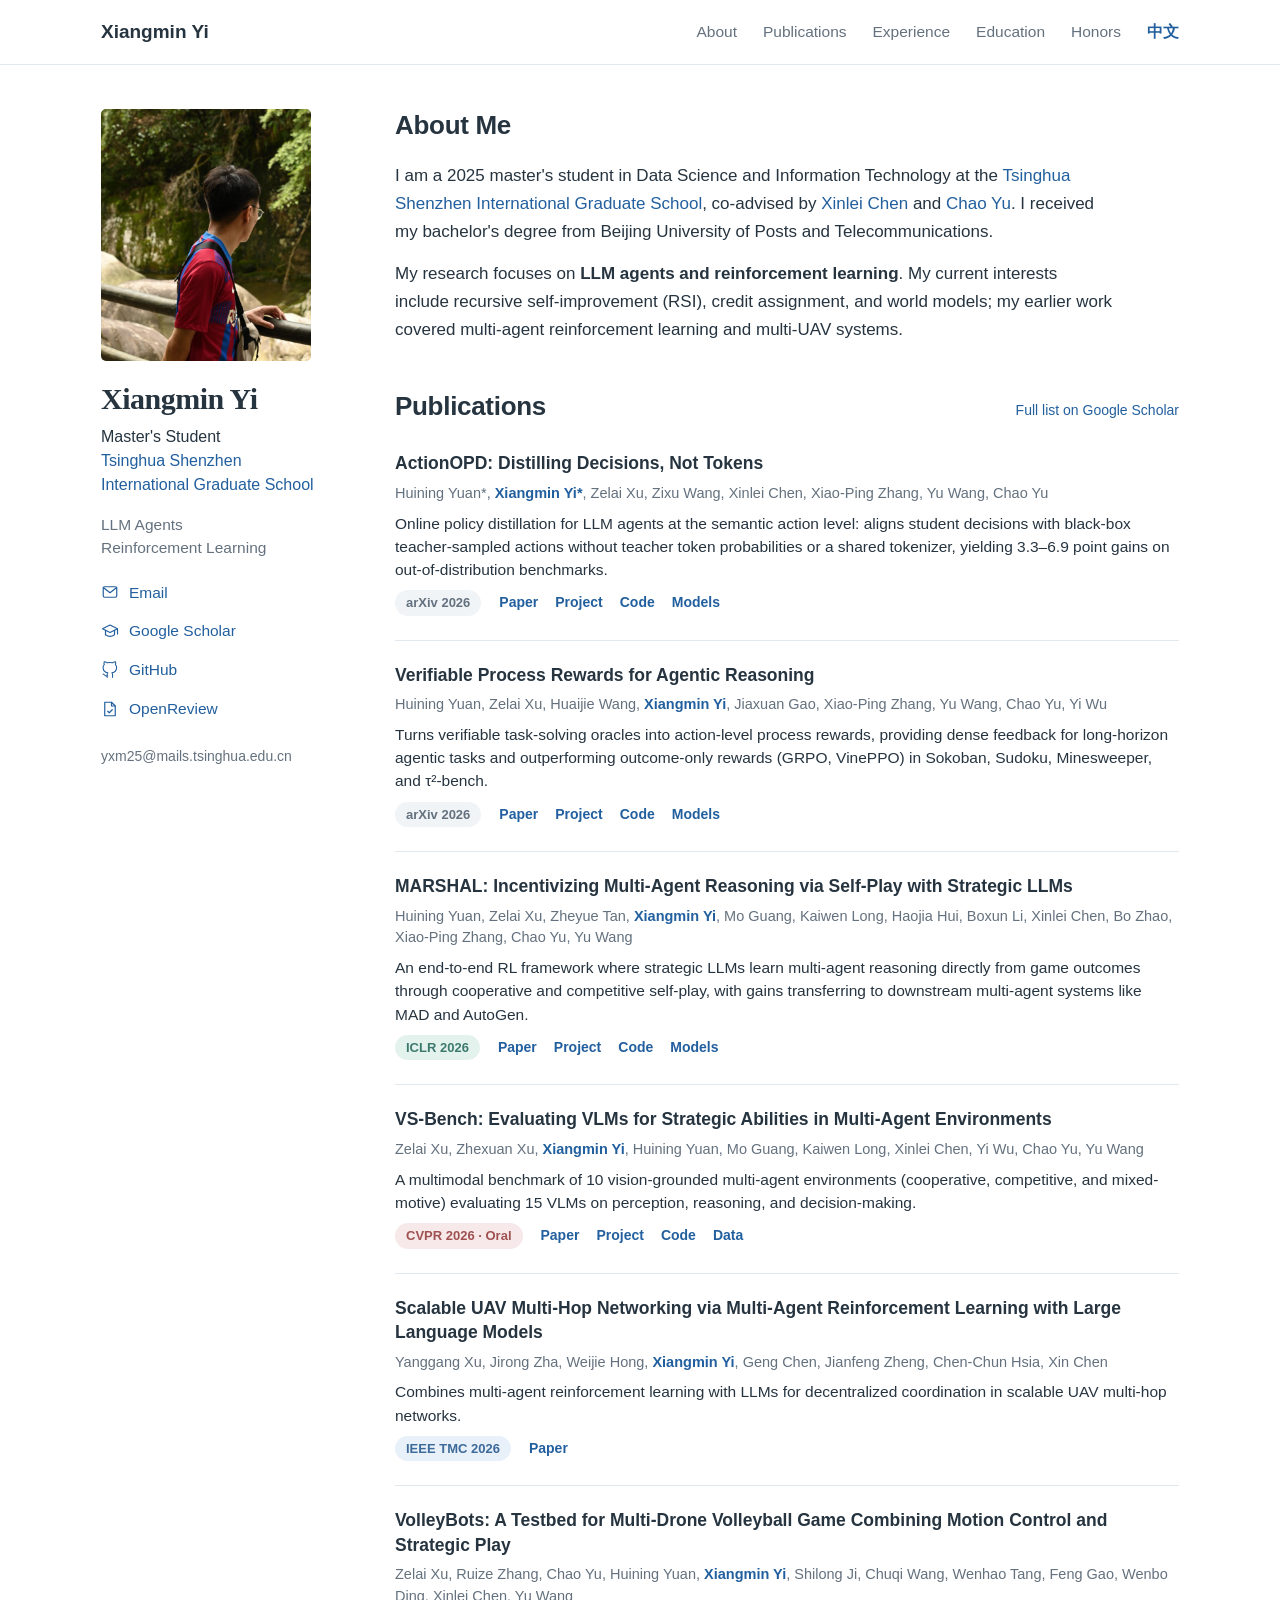
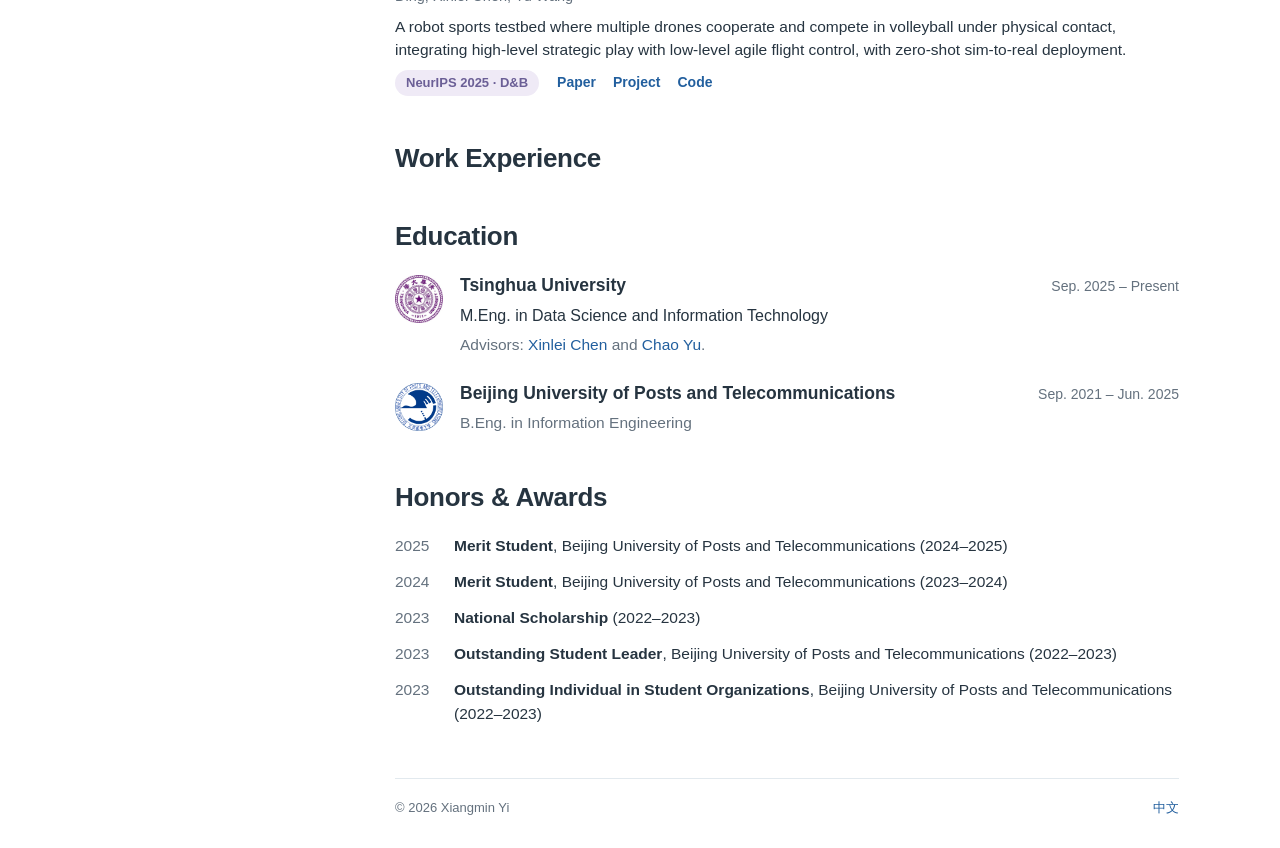
<file: index.html>
<!DOCTYPE html>
<html lang="en">
<head>
  <meta charset="UTF-8" />
  <meta name="viewport" content="width=device-width, initial-scale=1.0" />
  <title>Xiangmin Yi | Tsinghua University</title>
  <meta name="description" content="Homepage of Xiangmin Yi, a master's student at Tsinghua University working on LLMs, agents, and world models. Publications at ICLR, CVPR, NeurIPS, and IEEE TMC." />
  <link rel="icon" type="image/svg+xml" href="favicon.svg" />
  <link rel="stylesheet" href="css/style.css" />
</head>
<body>

<header class="site-header">
  <div class="header-inner">
    <a class="home-link" href="#about">Xiangmin Yi</a>
    <nav>
      <a href="#about">About</a>
      <a href="#publications">Publications</a>
      <a href="#experience">Experience</a>
      <a href="#education">Education</a>
      <a href="#honors">Honors</a>
      <a class="lang" href="cn/">中文</a>
    </nav>
  </div>
</header>

<div class="page-layout">

  <!-- ============ Left profile sidebar ============ -->
  <aside class="profile">
    <!-- To replace the photo: overwrite assets/img/profile.jpg with a new portrait (~3:4) -->
    <img class="portrait" src="assets/img/profile.jpg" width="640" height="768" alt="Xiangmin Yi" />
    <div class="profile-details">
      <h1>Xiangmin Yi</h1>
      <p class="profile-role">
        Master's Student<br />
        <span class="profile-affiliation"><a href="https://www.sigs.tsinghua.edu.cn/" target="_blank" rel="noopener">Tsinghua Shenzhen International Graduate School</a></span>
      </p>
      <p class="profile-interests">LLM Agents<br />Reinforcement Learning</p>
      <ul class="profile-links">
        <li><a href="mailto:yxm25@mails.tsinghua.edu.cn"><svg class="icon" viewBox="0 0 24 24"><rect x="3" y="5" width="18" height="14" rx="2"/><path d="m3 6 9 7 9-7"/></svg><span>Email</span></a></li>
        <li><a href="https://scholar.google.com/citations?hl=en&user=vT0_pP0AAAAJ" target="_blank" rel="noopener"><svg class="icon" viewBox="0 0 24 24"><path d="m2 9 10-5 10 5-10 5-10-5Z"/><path d="M6 11v6c4 3 8 3 12 0v-6M22 9v7"/></svg><span>Google Scholar</span></a></li>
        <li><a href="https://github.com/Xiangmin-Yi" target="_blank" rel="noopener"><svg class="icon" viewBox="0 0 24 24"><path d="M9 20c-5 1-5-3-7-3m14 5v-4a3.5 3.5 0 0 0-1-2.8c3.4-.4 7-1.7 7-7.7A6 6 0 0 0 20.3 3a5.5 5.5 0 0 0-.1-4s-1.3-.4-4.2 1.5a14.5 14.5 0 0 0-8 0C5.1-1.4 3.8-1 3.8-1a5.5 5.5 0 0 0-.1 4A6 6 0 0 0 2 7.5c0 6 3.6 7.3 7 7.7A3.5 3.5 0 0 0 8 18v4" transform="translate(1 2) scale(.9)"/></svg><span>GitHub</span></a></li>
        <li><a href="https://openreview.net/profile?id=%7EXiangmin_Yi1" target="_blank" rel="noopener"><svg class="icon" viewBox="0 0 24 24"><path d="M14 3H5v18h14V8l-5-5Z"/><path d="M14 3v5h5"/><path d="m9 15 2 2 4-4"/></svg><span>OpenReview</span></a></li>
      </ul>
      <a class="email-address" href="mailto:yxm25@mails.tsinghua.edu.cn">yxm25@mails.tsinghua.edu.cn</a>
    </div>
  </aside>

  <!-- ============ Main content ============ -->
  <main>

    <section id="about" class="about-section">
      <h2>About Me</h2>
      <p>
        I am a 2025 master's student in Data Science and Information Technology at the
        <a href="https://www.sigs.tsinghua.edu.cn/" target="_blank" rel="noopener">Tsinghua Shenzhen International Graduate School</a>,
        co-advised by
        <a href="https://chen-xinlei.com/" target="_blank" rel="noopener">Xinlei Chen</a> and
        <a href="https://zoeyuchao.github.io/" target="_blank" rel="noopener">Chao Yu</a>.
        I received my bachelor's degree from Beijing University of Posts and Telecommunications.
      </p>
      <p>
        My research focuses on <strong>LLM agents and reinforcement learning</strong>.
        My current interests include recursive self-improvement (RSI), credit assignment, and world models;
        my earlier work covered multi-agent reinforcement learning and multi-UAV systems.
      </p>
    </section>

    <section id="publications">
      <div class="section-heading">
        <h2>Publications</h2>
        <a class="section-link" href="https://scholar.google.com/citations?hl=en&user=vT0_pP0AAAAJ" target="_blank" rel="noopener">Full list on Google Scholar</a>
      </div>

      <div class="pub">
        <h3 class="pub-title"><a href="https://arxiv.org/abs/2610.19820" target="_blank" rel="noopener">ActionOPD: Distilling Decisions, Not Tokens</a></h3>
        <p class="pub-authors">Huining Yuan*, <span class="me">Xiangmin Yi*</span>, Zelai Xu, Zixu Wang, Xinlei Chen, Xiao-Ping Zhang, Yu Wang, Chao Yu</p>
        <p class="pub-desc">Online policy distillation for LLM agents at the semantic action level: aligns student decisions with black-box teacher-sampled actions without teacher token probabilities or a shared tokenizer, yielding 3.3–6.9 point gains on out-of-distribution benchmarks.</p>
        <div class="pub-meta">
          <span class="venue preprint">arXiv 2026</span>
          <div class="pub-links">
            <a href="https://arxiv.org/abs/2610.19820" target="_blank" rel="noopener">Paper</a>
            <a href="https://thu-nics.github.io/ActionOPD/" target="_blank" rel="noopener">Project</a>
            <a href="https://github.com/thu-nics/ActionOPD" target="_blank" rel="noopener">Code</a>
            <a href="https://huggingface.co/collections/nics-efc/actionopd" target="_blank" rel="noopener">Models</a>
          </div>
        </div>
      </div>

      <div class="pub">
        <h3 class="pub-title"><a href="https://arxiv.org/abs/2605.10325" target="_blank" rel="noopener">Verifiable Process Rewards for Agentic Reasoning</a></h3>
        <p class="pub-authors">Huining Yuan, Zelai Xu, Huaijie Wang, <span class="me">Xiangmin Yi</span>, Jiaxuan Gao, Xiao-Ping Zhang, Yu Wang, Chao Yu, Yi Wu</p>
        <p class="pub-desc">Turns verifiable task-solving oracles into action-level process rewards, providing dense feedback for long-horizon agentic tasks and outperforming outcome-only rewards (GRPO, VinePPO) in Sokoban, Sudoku, Minesweeper, and τ²-bench.</p>
        <div class="pub-meta">
          <span class="venue preprint">arXiv 2026</span>
          <div class="pub-links">
            <a href="https://arxiv.org/abs/2605.10325" target="_blank" rel="noopener">Paper</a>
            <a href="https://thu-nics.github.io/VPR/" target="_blank" rel="noopener">Project</a>
            <a href="https://github.com/thu-nics/VPR" target="_blank" rel="noopener">Code</a>
            <a href="https://huggingface.co/collections/nics-efc/vpr" target="_blank" rel="noopener">Models</a>
          </div>
        </div>
      </div>

      <div class="pub">
        <h3 class="pub-title"><a href="https://arxiv.org/abs/2510.15414" target="_blank" rel="noopener">MARSHAL: Incentivizing Multi-Agent Reasoning via Self-Play with Strategic LLMs</a></h3>
        <p class="pub-authors">Huining Yuan, Zelai Xu, Zheyue Tan, <span class="me">Xiangmin Yi</span>, Mo Guang, Kaiwen Long, Haojia Hui, Boxun Li, Xinlei Chen, Bo Zhao, Xiao-Ping Zhang, Chao Yu, Yu Wang</p>
        <p class="pub-desc">An end-to-end RL framework where strategic LLMs learn multi-agent reasoning directly from game outcomes through cooperative and competitive self-play, with gains transferring to downstream multi-agent systems like MAD and AutoGen.</p>
        <div class="pub-meta">
          <span class="venue iclr">ICLR 2026</span>
          <div class="pub-links">
            <a href="https://arxiv.org/abs/2510.15414" target="_blank" rel="noopener">Paper</a>
            <a href="https://thu-nics.github.io/MARSHAL/" target="_blank" rel="noopener">Project</a>
            <a href="https://github.com/thu-nics/MARSHAL" target="_blank" rel="noopener">Code</a>
            <a href="https://huggingface.co/collections/nics-efc/marshal" target="_blank" rel="noopener">Models</a>
          </div>
        </div>
      </div>

      <div class="pub">
        <h3 class="pub-title"><a href="https://arxiv.org/abs/2506.02387" target="_blank" rel="noopener">VS-Bench: Evaluating VLMs for Strategic Abilities in Multi-Agent Environments</a></h3>
        <p class="pub-authors">Zelai Xu, Zhexuan Xu, <span class="me">Xiangmin Yi</span>, Huining Yuan, Mo Guang, Kaiwen Long, Xinlei Chen, Yi Wu, Chao Yu, Yu Wang</p>
        <p class="pub-desc">A multimodal benchmark of 10 vision-grounded multi-agent environments (cooperative, competitive, and mixed-motive) evaluating 15 VLMs on perception, reasoning, and decision-making.</p>
        <div class="pub-meta">
          <span class="venue cvpr">CVPR 2026 · Oral</span>
          <div class="pub-links">
            <a href="https://arxiv.org/abs/2506.02387" target="_blank" rel="noopener">Paper</a>
            <a href="https://vs-bench.github.io/" target="_blank" rel="noopener">Project</a>
            <a href="https://github.com/zelaix/VS-Bench" target="_blank" rel="noopener">Code</a>
            <a href="https://huggingface.co/datasets/zelaix/VS-Bench" target="_blank" rel="noopener">Data</a>
          </div>
        </div>
      </div>

      <div class="pub">
        <h3 class="pub-title"><a href="https://arxiv.org/abs/2505.08448" target="_blank" rel="noopener">Scalable UAV Multi-Hop Networking via Multi-Agent Reinforcement Learning with Large Language Models</a></h3>
        <p class="pub-authors">Yanggang Xu, Jirong Zha, Weijie Hong, <span class="me">Xiangmin Yi</span>, Geng Chen, Jianfeng Zheng, Chen-Chun Hsia, Xin Chen</p>
        <p class="pub-desc">Combines multi-agent reinforcement learning with LLMs for decentralized coordination in scalable UAV multi-hop networks.</p>
        <div class="pub-meta">
          <span class="venue journal">IEEE TMC 2026</span>
          <div class="pub-links">
            <a href="https://arxiv.org/abs/2505.08448" target="_blank" rel="noopener">Paper</a>
          </div>
        </div>
      </div>

      <div class="pub">
        <h3 class="pub-title"><a href="https://arxiv.org/abs/2502.01932" target="_blank" rel="noopener">VolleyBots: A Testbed for Multi-Drone Volleyball Game Combining Motion Control and Strategic Play</a></h3>
        <p class="pub-authors">Zelai Xu, Ruize Zhang, Chao Yu, Huining Yuan, <span class="me">Xiangmin Yi</span>, Shilong Ji, Chuqi Wang, Wenhao Tang, Feng Gao, Wenbo Ding, Xinlei Chen, Yu Wang</p>
        <p class="pub-desc">A robot sports testbed where multiple drones cooperate and compete in volleyball under physical contact, integrating high-level strategic play with low-level agile flight control, with zero-shot sim-to-real deployment.</p>
        <div class="pub-meta">
          <span class="venue neurips">NeurIPS 2025 · D&amp;B</span>
          <div class="pub-links">
            <a href="https://arxiv.org/abs/2502.01932" target="_blank" rel="noopener">Paper</a>
            <a href="https://sites.google.com/view/thu-volleybots" target="_blank" rel="noopener">Project</a>
            <a href="https://github.com/thu-uav/VolleyBots" target="_blank" rel="noopener">Code</a>
          </div>
        </div>
      </div>
    </section>

    <section id="experience">
      <h2>Work Experience</h2>
      <!-- 暂时隐藏，需要恢复时去掉下面的注释即可
      <div class="entry">
        <img class="entry-logo" src="assets/logos/ant.png" width="48" height="48" alt="" loading="lazy" />
        <div class="entry-heading"><h3>Ant Group</h3><p class="entry-date">May 2026 – Present</p></div>
        <p>Research Intern. Working on auto post-training of large language models.</p>
      </div>
      -->
    </section>

    <section id="education">
      <h2>Education</h2>
      <div class="entry">
        <img class="entry-logo" src="../assets/logos/tsinghua.png" width="48" height="48" alt="" loading="lazy" />
        <div class="entry-heading"><h3>Tsinghua University</h3><p class="entry-date">Sep. 2025 – Present</p></div>
        <p class="entry-role">M.Eng. in Data Science and Information Technology</p>
        <p>Advisors: <a href="https://chen-xinlei.com/" target="_blank" rel="noopener">Xinlei Chen</a> and <a href="https://zoeyuchao.github.io/" target="_blank" rel="noopener">Chao Yu</a>.</p>
      </div>
      <div class="entry">
        <img class="entry-logo" src="../assets/logos/bupt.png" width="48" height="48" alt="" loading="lazy" />
        <div class="entry-heading"><h3>Beijing University of Posts and Telecommunications</h3><p class="entry-date">Sep. 2021 – Jun. 2025</p></div>
        <p class="entry-role">B.Eng. in Information Engineering</p>
      </div>
    </section>

    <section id="honors">
      <h2>Honors &amp; Awards</h2>
      <ul class="honors-list">
        <li><span class="honor-year">2025</span><span><strong>Merit Student</strong>, Beijing University of Posts and Telecommunications (2024–2025)</span></li>
        <li><span class="honor-year">2024</span><span><strong>Merit Student</strong>, Beijing University of Posts and Telecommunications (2023–2024)</span></li>
        <li><span class="honor-year">2023</span><span><strong>National Scholarship</strong> (2022–2023)</span></li>
        <li><span class="honor-year">2023</span><span><strong>Outstanding Student Leader</strong>, Beijing University of Posts and Telecommunications (2022–2023)</span></li>
        <li><span class="honor-year">2023</span><span><strong>Outstanding Individual in Student Organizations</strong>, Beijing University of Posts and Telecommunications (2022–2023)</span></li>
      </ul>
    </section>

    <footer class="site-footer">
      <span>© 2026 Xiangmin Yi</span>
      <span><a href="cn/">中文</a></span>
    </footer>

  </main>
</div>

</body>
</html>
</file>
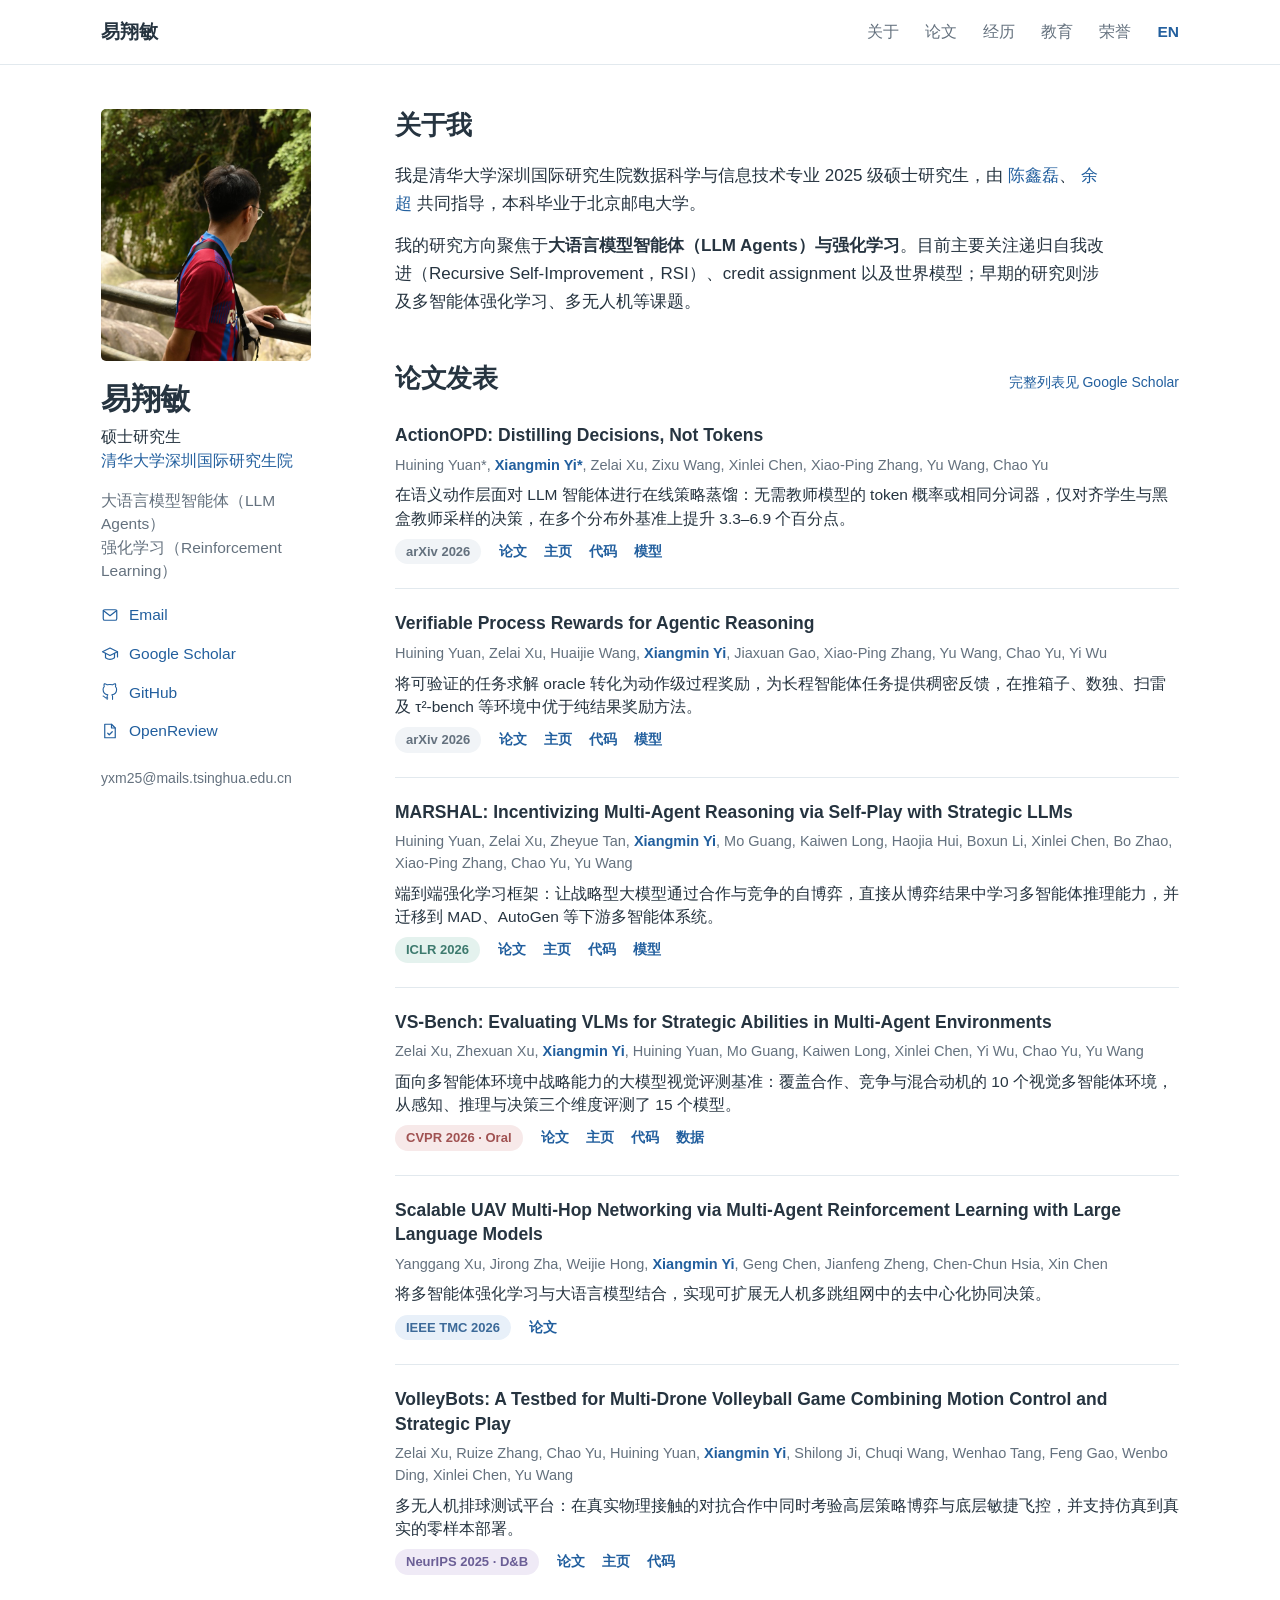
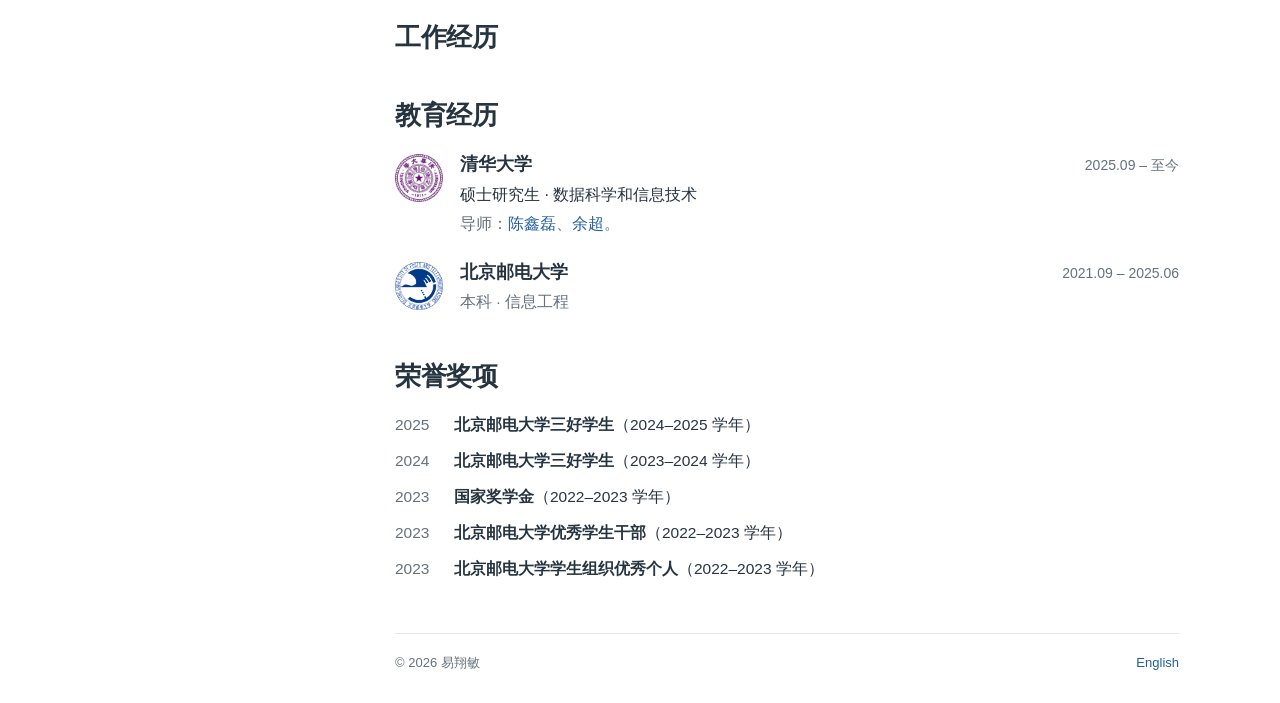
<file: cn/index.html>
<!DOCTYPE html>
<html lang="zh-CN">
<head>
  <meta charset="UTF-8" />
  <meta name="viewport" content="width=device-width, initial-scale=1.0" />
  <title>易翔敏 · 清华大学</title>
  <meta name="description" content="易翔敏（Xiangmin Yi），清华大学硕士研究生，研究方向为大语言模型、智能体、世界模型。论文发表于 ICLR、CVPR、NeurIPS 与 IEEE TMC。" />
  <link rel="icon" type="image/svg+xml" href="../favicon.svg" />
  <link rel="stylesheet" href="../css/style.css" />
</head>
<body>

<header class="site-header">
  <div class="header-inner">
    <a class="home-link" href="#about">易翔敏</a>
    <nav>
      <a href="#about">关于</a>
      <a href="#publications">论文</a>
      <a href="#experience">经历</a>
      <a href="#education">教育</a>
      <a href="#honors">荣誉</a>
      <a class="lang" href="../">EN</a>
    </nav>
  </div>
</header>

<div class="page-layout">

  <!-- ============ 左侧人物栏 ============ -->
  <aside class="profile">
    <!-- 如需更换照片：用新的竖版照片（约 3:4）覆盖 assets/img/profile.jpg 即可 -->
    <img class="portrait" src="../assets/img/profile.jpg" width="640" height="768" alt="易翔敏" />
    <div class="profile-details">
      <h1>易翔敏</h1>
      <p class="profile-role">
        硕士研究生<br />
        <span class="profile-affiliation"><a href="https://www.sigs.tsinghua.edu.cn/" target="_blank" rel="noopener">清华大学深圳国际研究生院</a></span>
      </p>
      <p class="profile-interests">大语言模型智能体（LLM Agents）<br />强化学习（Reinforcement Learning）</p>
      <ul class="profile-links">
        <li><a href="mailto:yxm25@mails.tsinghua.edu.cn"><svg class="icon" viewBox="0 0 24 24"><rect x="3" y="5" width="18" height="14" rx="2"/><path d="m3 6 9 7 9-7"/></svg><span>Email</span></a></li>
        <li><a href="https://scholar.google.com/citations?hl=zh-CN&user=vT0_pP0AAAAJ" target="_blank" rel="noopener"><svg class="icon" viewBox="0 0 24 24"><path d="m2 9 10-5 10 5-10 5-10-5Z"/><path d="M6 11v6c4 3 8 3 12 0v-6M22 9v7"/></svg><span>Google Scholar</span></a></li>
        <li><a href="https://github.com/Xiangmin-Yi" target="_blank" rel="noopener"><svg class="icon" viewBox="0 0 24 24"><path d="M9 20c-5 1-5-3-7-3m14 5v-4a3.5 3.5 0 0 0-1-2.8c3.4-.4 7-1.7 7-7.7A6 6 0 0 0 20.3 3a5.5 5.5 0 0 0-.1-4s-1.3-.4-4.2 1.5a14.5 14.5 0 0 0-8 0C5.1-1.4 3.8-1 3.8-1a5.5 5.5 0 0 0-.1 4A6 6 0 0 0 2 7.5c0 6 3.6 7.3 7 7.7A3.5 3.5 0 0 0 8 18v4" transform="translate(1 2) scale(.9)"/></svg><span>GitHub</span></a></li>
        <li><a href="https://openreview.net/profile?id=%7EXiangmin_Yi1" target="_blank" rel="noopener"><svg class="icon" viewBox="0 0 24 24"><path d="M14 3H5v18h14V8l-5-5Z"/><path d="M14 3v5h5"/><path d="m9 15 2 2 4-4"/></svg><span>OpenReview</span></a></li>
      </ul>
      <a class="email-address" href="mailto:yxm25@mails.tsinghua.edu.cn">yxm25@mails.tsinghua.edu.cn</a>
    </div>
  </aside>

  <!-- ============ 右侧正文 ============ -->
  <main>

    <section id="about" class="about-section">
      <h2>关于我</h2>
      <p>
        我是清华大学深圳国际研究生院数据科学与信息技术专业 2025 级硕士研究生，由
        <a href="https://chen-xinlei.com/" target="_blank" rel="noopener">陈鑫磊</a>、
        <a href="https://zoeyuchao.github.io/" target="_blank" rel="noopener">余超</a>
        共同指导，本科毕业于北京邮电大学。
      </p>
      <p>
        我的研究方向聚焦于<strong>大语言模型智能体（LLM Agents）与强化学习</strong>。目前主要关注递归自我改进（Recursive Self-Improvement，RSI）、credit assignment
        以及世界模型；早期的研究则涉及多智能体强化学习、多无人机等课题。
      </p>
    </section>

    <section id="publications">
      <div class="section-heading">
        <h2>论文发表</h2>
        <a class="section-link" href="https://scholar.google.com/citations?hl=zh-CN&user=vT0_pP0AAAAJ" target="_blank" rel="noopener">完整列表见 Google Scholar</a>
      </div>

      <div class="pub">
        <h3 class="pub-title"><a href="https://arxiv.org/abs/2610.19820" target="_blank" rel="noopener">ActionOPD: Distilling Decisions, Not Tokens</a></h3>
        <p class="pub-authors">Huining Yuan*, <span class="me">Xiangmin Yi*</span>, Zelai Xu, Zixu Wang, Xinlei Chen, Xiao-Ping Zhang, Yu Wang, Chao Yu</p>
        <p class="pub-desc">在语义动作层面对 LLM 智能体进行在线策略蒸馏：无需教师模型的 token 概率或相同分词器，仅对齐学生与黑盒教师采样的决策，在多个分布外基准上提升 3.3–6.9 个百分点。</p>
        <div class="pub-meta">
          <span class="venue preprint">arXiv 2026</span>
          <div class="pub-links">
            <a href="https://arxiv.org/abs/2610.19820" target="_blank" rel="noopener">论文</a>
            <a href="https://thu-nics.github.io/ActionOPD/" target="_blank" rel="noopener">主页</a>
            <a href="https://github.com/thu-nics/ActionOPD" target="_blank" rel="noopener">代码</a>
            <a href="https://huggingface.co/collections/nics-efc/actionopd" target="_blank" rel="noopener">模型</a>
          </div>
        </div>
      </div>

      <div class="pub">
        <h3 class="pub-title"><a href="https://arxiv.org/abs/2605.10325" target="_blank" rel="noopener">Verifiable Process Rewards for Agentic Reasoning</a></h3>
        <p class="pub-authors">Huining Yuan, Zelai Xu, Huaijie Wang, <span class="me">Xiangmin Yi</span>, Jiaxuan Gao, Xiao-Ping Zhang, Yu Wang, Chao Yu, Yi Wu</p>
        <p class="pub-desc">将可验证的任务求解 oracle 转化为动作级过程奖励，为长程智能体任务提供稠密反馈，在推箱子、数独、扫雷及 τ²-bench 等环境中优于纯结果奖励方法。</p>
        <div class="pub-meta">
          <span class="venue preprint">arXiv 2026</span>
          <div class="pub-links">
            <a href="https://arxiv.org/abs/2605.10325" target="_blank" rel="noopener">论文</a>
            <a href="https://thu-nics.github.io/VPR/" target="_blank" rel="noopener">主页</a>
            <a href="https://github.com/thu-nics/VPR" target="_blank" rel="noopener">代码</a>
            <a href="https://huggingface.co/collections/nics-efc/vpr" target="_blank" rel="noopener">模型</a>
          </div>
        </div>
      </div>

      <div class="pub">
        <h3 class="pub-title"><a href="https://arxiv.org/abs/2510.15414" target="_blank" rel="noopener">MARSHAL: Incentivizing Multi-Agent Reasoning via Self-Play with Strategic LLMs</a></h3>
        <p class="pub-authors">Huining Yuan, Zelai Xu, Zheyue Tan, <span class="me">Xiangmin Yi</span>, Mo Guang, Kaiwen Long, Haojia Hui, Boxun Li, Xinlei Chen, Bo Zhao, Xiao-Ping Zhang, Chao Yu, Yu Wang</p>
        <p class="pub-desc">端到端强化学习框架：让战略型大模型通过合作与竞争的自博弈，直接从博弈结果中学习多智能体推理能力，并迁移到 MAD、AutoGen 等下游多智能体系统。</p>
        <div class="pub-meta">
          <span class="venue iclr">ICLR 2026</span>
          <div class="pub-links">
            <a href="https://arxiv.org/abs/2510.15414" target="_blank" rel="noopener">论文</a>
            <a href="https://thu-nics.github.io/MARSHAL/" target="_blank" rel="noopener">主页</a>
            <a href="https://github.com/thu-nics/MARSHAL" target="_blank" rel="noopener">代码</a>
            <a href="https://huggingface.co/collections/nics-efc/marshal" target="_blank" rel="noopener">模型</a>
          </div>
        </div>
      </div>

      <div class="pub">
        <h3 class="pub-title"><a href="https://arxiv.org/abs/2506.02387" target="_blank" rel="noopener">VS-Bench: Evaluating VLMs for Strategic Abilities in Multi-Agent Environments</a></h3>
        <p class="pub-authors">Zelai Xu, Zhexuan Xu, <span class="me">Xiangmin Yi</span>, Huining Yuan, Mo Guang, Kaiwen Long, Xinlei Chen, Yi Wu, Chao Yu, Yu Wang</p>
        <p class="pub-desc">面向多智能体环境中战略能力的大模型视觉评测基准：覆盖合作、竞争与混合动机的 10 个视觉多智能体环境，从感知、推理与决策三个维度评测了 15 个模型。</p>
        <div class="pub-meta">
          <span class="venue cvpr">CVPR 2026 · Oral</span>
          <div class="pub-links">
            <a href="https://arxiv.org/abs/2506.02387" target="_blank" rel="noopener">论文</a>
            <a href="https://vs-bench.github.io/" target="_blank" rel="noopener">主页</a>
            <a href="https://github.com/zelaix/VS-Bench" target="_blank" rel="noopener">代码</a>
            <a href="https://huggingface.co/datasets/zelaix/VS-Bench" target="_blank" rel="noopener">数据</a>
          </div>
        </div>
      </div>

      <div class="pub">
        <h3 class="pub-title"><a href="https://arxiv.org/abs/2505.08448" target="_blank" rel="noopener">Scalable UAV Multi-Hop Networking via Multi-Agent Reinforcement Learning with Large Language Models</a></h3>
        <p class="pub-authors">Yanggang Xu, Jirong Zha, Weijie Hong, <span class="me">Xiangmin Yi</span>, Geng Chen, Jianfeng Zheng, Chen-Chun Hsia, Xin Chen</p>
        <p class="pub-desc">将多智能体强化学习与大语言模型结合，实现可扩展无人机多跳组网中的去中心化协同决策。</p>
        <div class="pub-meta">
          <span class="venue journal">IEEE TMC 2026</span>
          <div class="pub-links">
            <a href="https://arxiv.org/abs/2505.08448" target="_blank" rel="noopener">论文</a>
          </div>
        </div>
      </div>

      <div class="pub">
        <h3 class="pub-title"><a href="https://arxiv.org/abs/2502.01932" target="_blank" rel="noopener">VolleyBots: A Testbed for Multi-Drone Volleyball Game Combining Motion Control and Strategic Play</a></h3>
        <p class="pub-authors">Zelai Xu, Ruize Zhang, Chao Yu, Huining Yuan, <span class="me">Xiangmin Yi</span>, Shilong Ji, Chuqi Wang, Wenhao Tang, Feng Gao, Wenbo Ding, Xinlei Chen, Yu Wang</p>
        <p class="pub-desc">多无人机排球测试平台：在真实物理接触的对抗合作中同时考验高层策略博弈与底层敏捷飞控，并支持仿真到真实的零样本部署。</p>
        <div class="pub-meta">
          <span class="venue neurips">NeurIPS 2025 · D&amp;B</span>
          <div class="pub-links">
            <a href="https://arxiv.org/abs/2502.01932" target="_blank" rel="noopener">论文</a>
            <a href="https://sites.google.com/view/thu-volleybots" target="_blank" rel="noopener">主页</a>
            <a href="https://github.com/thu-uav/VolleyBots" target="_blank" rel="noopener">代码</a>
          </div>
        </div>
      </div>
    </section>

    <section id="experience">
      <h2>工作经历</h2>
      <!-- 暂时隐藏，需要恢复时去掉下面的注释即可
      <div class="entry">
        <img class="entry-logo" src="../assets/logos/ant.png" width="48" height="48" alt="" loading="lazy" />
        <div class="entry-heading"><h3>蚂蚁集团</h3><p class="entry-date">2026.05 – 至今</p></div>
        <p>研究实习生，主要做大模型自动后训练（Auto Post-Training）。</p>
      </div>
      -->
    </section>

    <section id="education">
      <h2>教育经历</h2>
      <div class="entry">
        <img class="entry-logo" src="../assets/logos/tsinghua.png" width="48" height="48" alt="" loading="lazy" />
        <div class="entry-heading"><h3>清华大学</h3><p class="entry-date">2025.09 – 至今</p></div>
        <p class="entry-role">硕士研究生 · 数据科学和信息技术</p>
        <p>导师：<a href="https://chen-xinlei.com/" target="_blank" rel="noopener">陈鑫磊</a>、<a href="https://zoeyuchao.github.io/" target="_blank" rel="noopener">余超</a>。</p>
      </div>
      <div class="entry">
        <img class="entry-logo" src="../assets/logos/bupt.png" width="48" height="48" alt="" loading="lazy" />
        <div class="entry-heading"><h3>北京邮电大学</h3><p class="entry-date">2021.09 – 2025.06</p></div>
        <p class="entry-role">本科 · 信息工程</p>
      </div>
    </section>

    <section id="honors">
      <h2>荣誉奖项</h2>
      <ul class="honors-list">
        <li><span class="honor-year">2025</span><span><strong>北京邮电大学三好学生</strong>（2024–2025 学年）</span></li>
        <li><span class="honor-year">2024</span><span><strong>北京邮电大学三好学生</strong>（2023–2024 学年）</span></li>
        <li><span class="honor-year">2023</span><span><strong>国家奖学金</strong>（2022–2023 学年）</span></li>
        <li><span class="honor-year">2023</span><span><strong>北京邮电大学优秀学生干部</strong>（2022–2023 学年）</span></li>
        <li><span class="honor-year">2023</span><span><strong>北京邮电大学学生组织优秀个人</strong>（2022–2023 学年）</span></li>
      </ul>
    </section>

    <footer class="site-footer">
      <span>© 2026 易翔敏</span>
      <span><a href="../">English</a></span>
    </footer>

  </main>
</div>

</body>
</html>
</file>
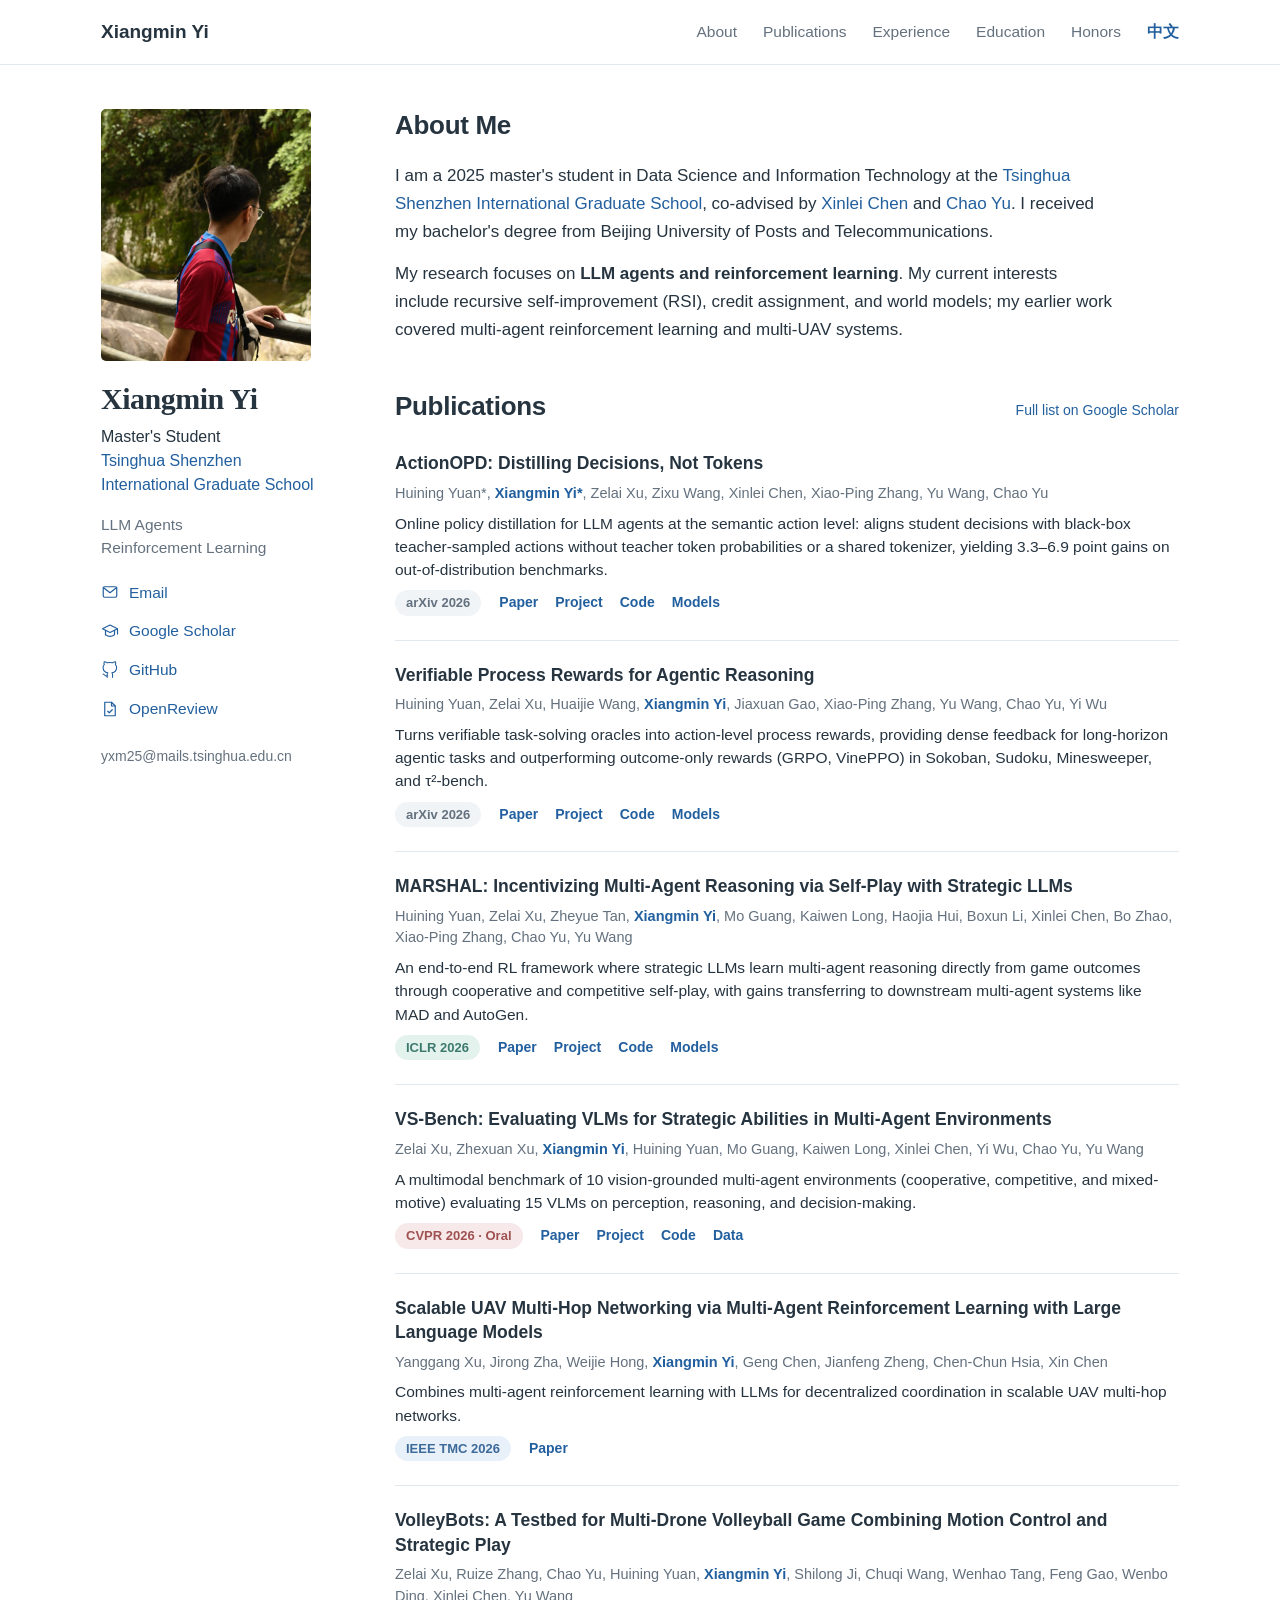
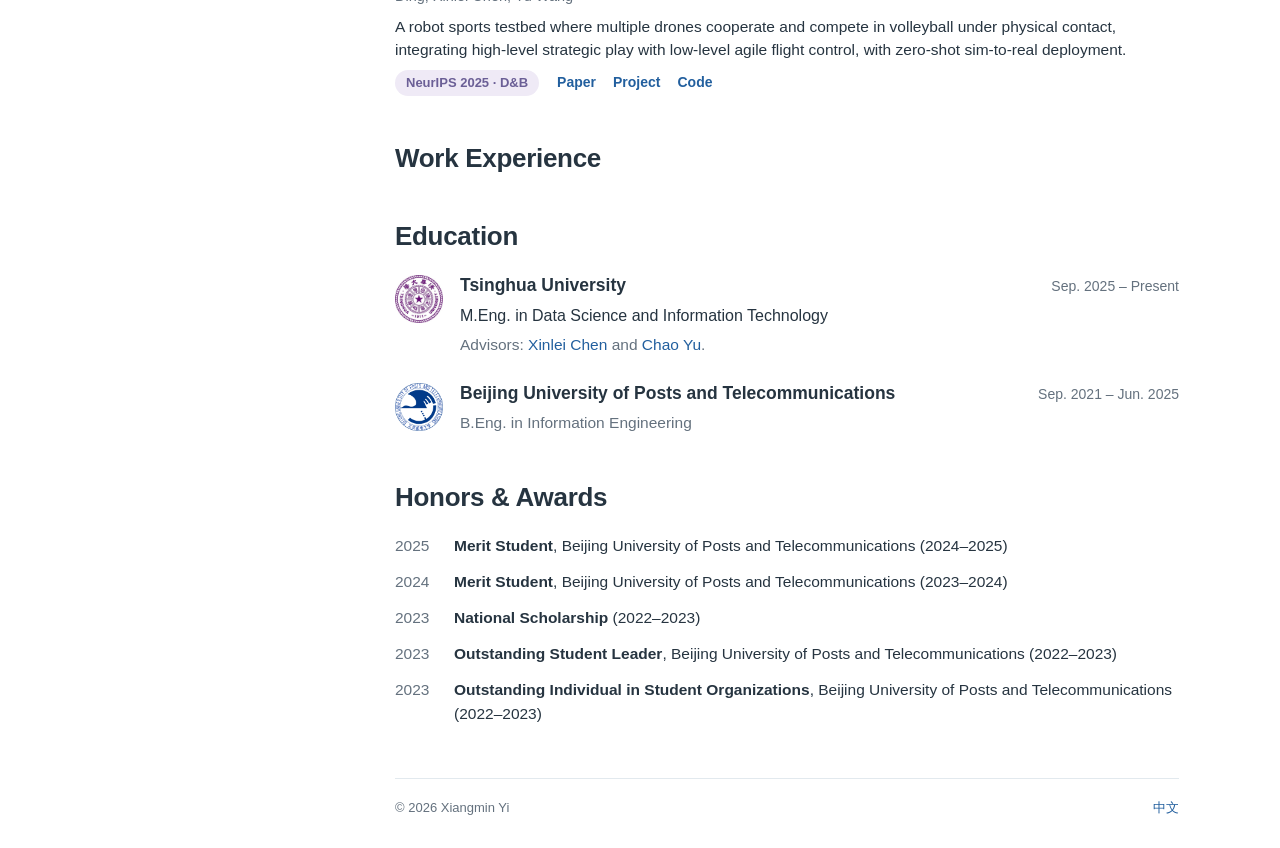
<file: en/index.html>
<!DOCTYPE html>
<html lang="en">
<head>
  <meta charset="UTF-8" />
  <meta http-equiv="refresh" content="0; url=/" />
  <link rel="canonical" href="https://xiangmin-yi.github.io/" />
  <title>Redirecting…</title>
</head>
<body>
  <p>This page has moved to <a href="/">https://xiangmin-yi.github.io/</a>.</p>
</body>
</html>
</file>
<file: css/style.css>
/* ============================================================
   Xiangmin Yi — Academic Homepage
   中英双版共享样式（布局参照 huiningyuan.github.io 源码：
   左侧人物侧栏 + 右侧正文两栏结构）
   ============================================================ */

:root {
  color-scheme: light;
  --paper: #ffffff;
  --ink: #263440;
  --muted: #64717e;
  --link: #225f9e;
  --line: #e2e9ee;
  --wash: #f4f8fb;
  --page-width: 1130px;
  --header-height: 64px;
}

* { box-sizing: border-box; }
html { scroll-behavior: smooth; scroll-padding-top: 88px; }

body {
  margin: 0;
  background: var(--paper);
  color: var(--ink);
  font-family: -apple-system, BlinkMacSystemFont, "Segoe UI", "PingFang SC",
    "Hiragino Sans GB", "Microsoft YaHei", "Noto Sans SC", "Helvetica Neue",
    Arial, sans-serif;
  font-size: 17px;
  line-height: 1.65;
  -webkit-font-smoothing: antialiased;
}

a { color: var(--link); text-decoration: none; text-underline-offset: 3px; }
a:hover { text-decoration: underline; }
strong { font-weight: 600; }
p { margin: 0 0 14px; }
h1, h2, h3 { margin: 0; color: var(--ink); }
h2 { font-size: 26px; font-weight: 600; line-height: 1.25; letter-spacing: -0.3px; margin-bottom: 20px; }
h3 { font-size: 17.5px; font-weight: 600; line-height: 1.4; }

.icon { width: 18px; height: 18px; flex: 0 0 18px; fill: none; stroke: currentColor; stroke-width: 1.6; stroke-linecap: round; stroke-linejoin: round; }

/* ---------- Header ---------- */
.site-header { position: sticky; top: 0; z-index: 5; border-bottom: 1px solid var(--line); background: rgba(255, 255, 255, 0.97); }
.header-inner { max-width: var(--page-width); min-height: var(--header-height); margin: 0 auto; padding: 0 26px; display: flex; align-items: center; justify-content: space-between; gap: 24px; }
.home-link { font-weight: 600; font-size: 19px; color: var(--ink); white-space: nowrap; }
.home-link:hover { color: var(--link); text-decoration: none; }
.header-inner nav { display: flex; align-items: center; gap: 26px; }
.header-inner nav a { font-size: 15.5px; color: var(--muted); white-space: nowrap; }
.header-inner nav a:hover { color: var(--link); text-decoration: none; }
.header-inner nav .lang { color: var(--link); font-weight: 600; }

/* ---------- Two-column layout ---------- */
.page-layout {
  max-width: var(--page-width);
  margin: 44px auto 0;
  padding: 0 26px;
  display: grid;
  grid-template-columns: 230px minmax(0, 1fr);
  gap: 64px;
  align-items: start;
}

/* ---------- Left profile sidebar ---------- */
.profile { position: sticky; top: 88px; }
.portrait { display: block; width: 210px; max-width: 100%; height: 252px; object-fit: cover; border-radius: 5px; }
.profile h1 {
  margin: 20px 0 8px;
  font-family: Georgia, "Times New Roman", "Songti SC", "SimSun", serif;
  font-size: 30px;
  line-height: 1.2;
  font-weight: 700;
  letter-spacing: -0.5px;
}
.profile-role { line-height: 1.5; margin-bottom: 16px; font-size: 16px; }
.profile-affiliation { display: inline-flex; align-items: center; gap: 7px; }
.profile-interests { font-size: 15.5px; color: var(--muted); line-height: 1.5; margin-bottom: 20px; }
.profile-links { list-style: none; margin: 0; padding: 0; }
.profile-links li + li { margin-top: 8px; }
.profile-links a { display: inline-flex; align-items: center; gap: 10px; font-size: 15.5px; }
.email-address { display: inline-block; font-size: 14px; margin-top: 18px; color: var(--muted); overflow-wrap: anywhere; }

/* ---------- Main content ---------- */
main { min-width: 0; }
main > section { margin-bottom: 46px; scroll-margin-top: 20px; }
.about-section p { max-width: 76ch; }

.section-heading { display: flex; justify-content: space-between; align-items: baseline; gap: 16px; }
.section-heading h2 { margin-bottom: 7px; }
.section-link { font-size: 14px; white-space: nowrap; }
.section-note { font-size: 14px; color: var(--muted); margin-bottom: 18px; }

/* ---------- Publications ---------- */
.pub { padding: 22px 0 24px; border-bottom: 1px solid var(--line); }
.pub:first-of-type { padding-top: 0; }
.pub:last-child { border-bottom: 0; padding-bottom: 0; }

.pub-title { margin-bottom: 7px; font-size: 17.5px; line-height: 1.4; }
.pub-title a { color: var(--ink); }
.pub-title a:hover { color: var(--link); text-decoration: none; }

.pub-authors { font-size: 14.5px; color: var(--muted); line-height: 1.5; margin-bottom: 7px; }
.pub-authors .me { color: var(--link); font-weight: 700; }

.pub-desc { font-size: 15.5px; line-height: 1.5; margin-bottom: 9px; }

.pub-meta { display: flex; flex-wrap: wrap; align-items: center; gap: 8px 18px; }

.venue {
  display: inline-block;
  font-size: 13px;
  font-weight: 700;
  padding: 2px 11px;
  border-radius: 999px;
  white-space: nowrap;
}
.venue.iclr    { background: #e4f2ee; color: #3d7a6e; }
.venue.cvpr    { background: #f7e9e9; color: #a05252; }
.venue.neurips { background: #efeaf6; color: #6b5f96; }
.venue.journal { background: #e8f0f9; color: #3d6a99; }
.venue.preprint{ background: #f1f4f7; color: #64717e; }

.pub-links { display: flex; flex-wrap: wrap; align-items: center; gap: 8px 17px; font-size: 14px; font-weight: 600; }

/* ---------- Experience / Education ---------- */
.entry { display: grid; grid-template-columns: 48px minmax(0, 1fr); column-gap: 17px; }
.entry-logo { grid-column: 1; grid-row: 1 / span 3; width: 48px; height: 48px; object-fit: contain; align-self: start; margin-top: 2px; }
.entry-heading, .entry > p { grid-column: 2; }
.entry-no-logo .entry-heading, .entry-no-logo > p { grid-column: 1 / -1; }
.entry + .entry { margin-top: 24px; }
.entry-heading { display: flex; justify-content: space-between; align-items: baseline; gap: 16px; }
.entry-heading h3 { font-size: 17.5px; }
.entry-date { flex-shrink: 0; font-size: 14px; color: var(--muted); margin-bottom: 3px; }
.entry-role { font-size: 16px; margin: 2px 0 4px; }
.entry > p:last-child { font-size: 15.5px; color: var(--muted); line-height: 1.55; margin-bottom: 0; }
.hint { font-size: 13px; color: #b08a3e; font-weight: 400; }

/* ---------- Honors ---------- */
.honors-list { list-style: none; padding: 0; margin: 0; }
.honors-list li { display: grid; grid-template-columns: 46px minmax(0, 1fr); gap: 13px; font-size: 15.5px; line-height: 1.55; }
.honors-list li + li { margin-top: 12px; }
.honor-year { color: var(--muted); }

/* ---------- Footer ---------- */
.site-footer { margin: 52px 0 30px; padding-top: 18px; border-top: 1px solid var(--line); display: flex; justify-content: space-between; gap: 15px; color: var(--muted); font-size: 13px; }

/* ---------- Responsive ---------- */
@media (max-width: 1000px) {
  .page-layout { grid-template-columns: 210px minmax(0, 1fr); gap: 38px; }
  .header-inner nav { gap: 20px; }
}

@media (max-width: 760px) {
  :root { --header-height: 56px; }
  html { scroll-padding-top: 76px; }
  .profile { top: 72px; }
  .header-inner { padding: 0 20px; justify-content: center; }
  .home-link { display: none; }
  .header-inner nav { width: 100%; justify-content: space-between; gap: 10px; }
  .header-inner nav a { font-size: 14.5px; }
  .page-layout { display: block; margin-top: 28px; padding: 0 22px; }
  .profile { position: static; display: grid; grid-template-columns: 130px minmax(0, 1fr); gap: 22px; margin-bottom: 36px; }
  .portrait { width: 130px; height: 165px; }
  .profile h1 { margin-top: 0; font-size: 27px; margin-bottom: 6px; }
  .profile-role { font-size: 15px; margin-bottom: 10px; }
  .profile-interests { display: none; }
  .profile-links { display: flex; flex-wrap: wrap; gap: 8px 16px; }
  .profile-links li + li { margin-top: 0; }
  .profile-links a { font-size: 14px; gap: 6px; }
  .email-address { margin-top: 10px; font-size: 12.5px; }
  h2 { font-size: 24px; margin-bottom: 16px; }
  main > section { margin-bottom: 38px; }
}

@media (max-width: 520px) {
  body { font-size: 16px; line-height: 1.6; }
  .page-layout { padding: 0 18px; }
  .profile { grid-template-columns: 105px minmax(0, 1fr); gap: 18px; margin-bottom: 30px; }
  .portrait { width: 105px; height: 142px; }
  .profile h1 { font-size: 24px; }
  .profile-role { font-size: 14px; }
  .profile-links a { font-size: 13px; }
  .profile-links .icon { display: none; }
  .email-address { font-size: 12px; margin-top: 8px; }
  .entry-heading { display: block; }
  .entry-date { margin-top: 2px; }
  .entry { grid-template-columns: 40px minmax(0, 1fr); column-gap: 13px; }
  .entry-logo { width: 40px; height: 40px; }
  .site-footer { flex-direction: column; gap: 3px; }
}

@media (prefers-reduced-motion: reduce) {
  html { scroll-behavior: auto; }
}
</file>
